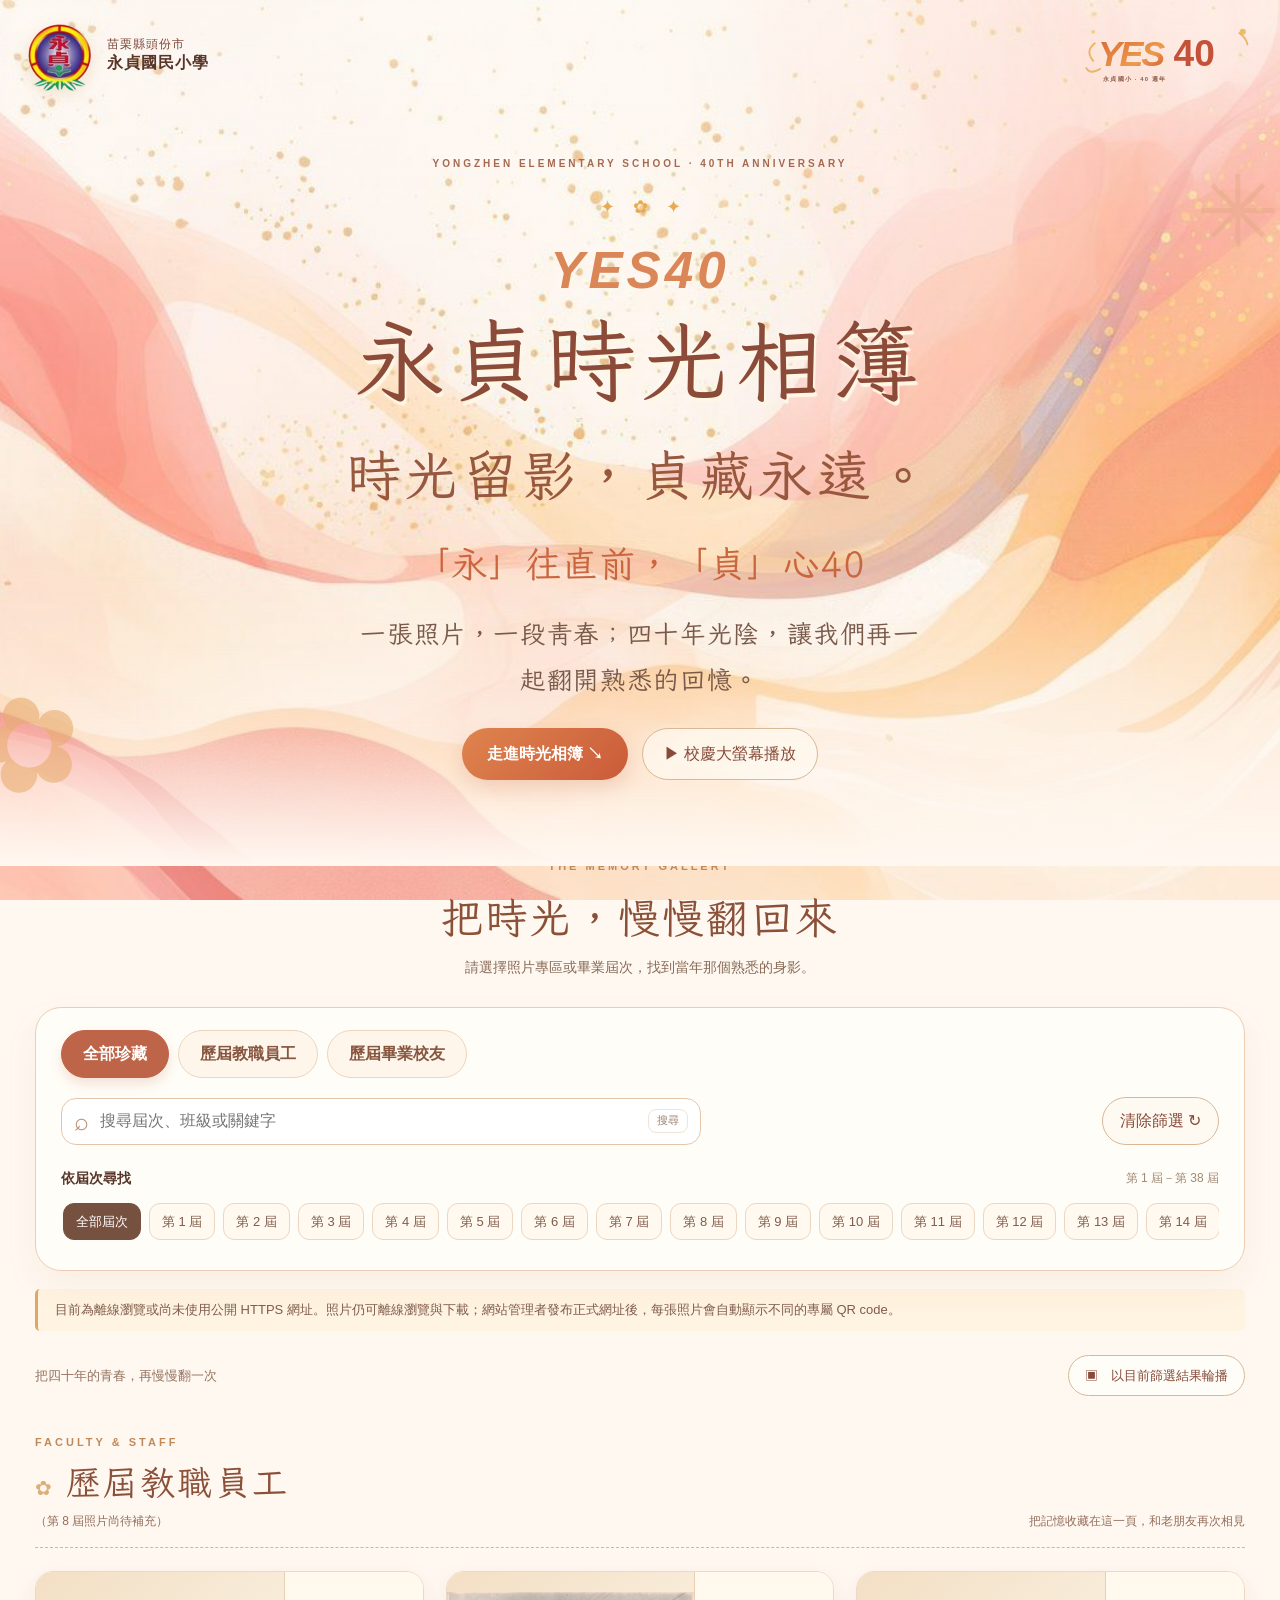
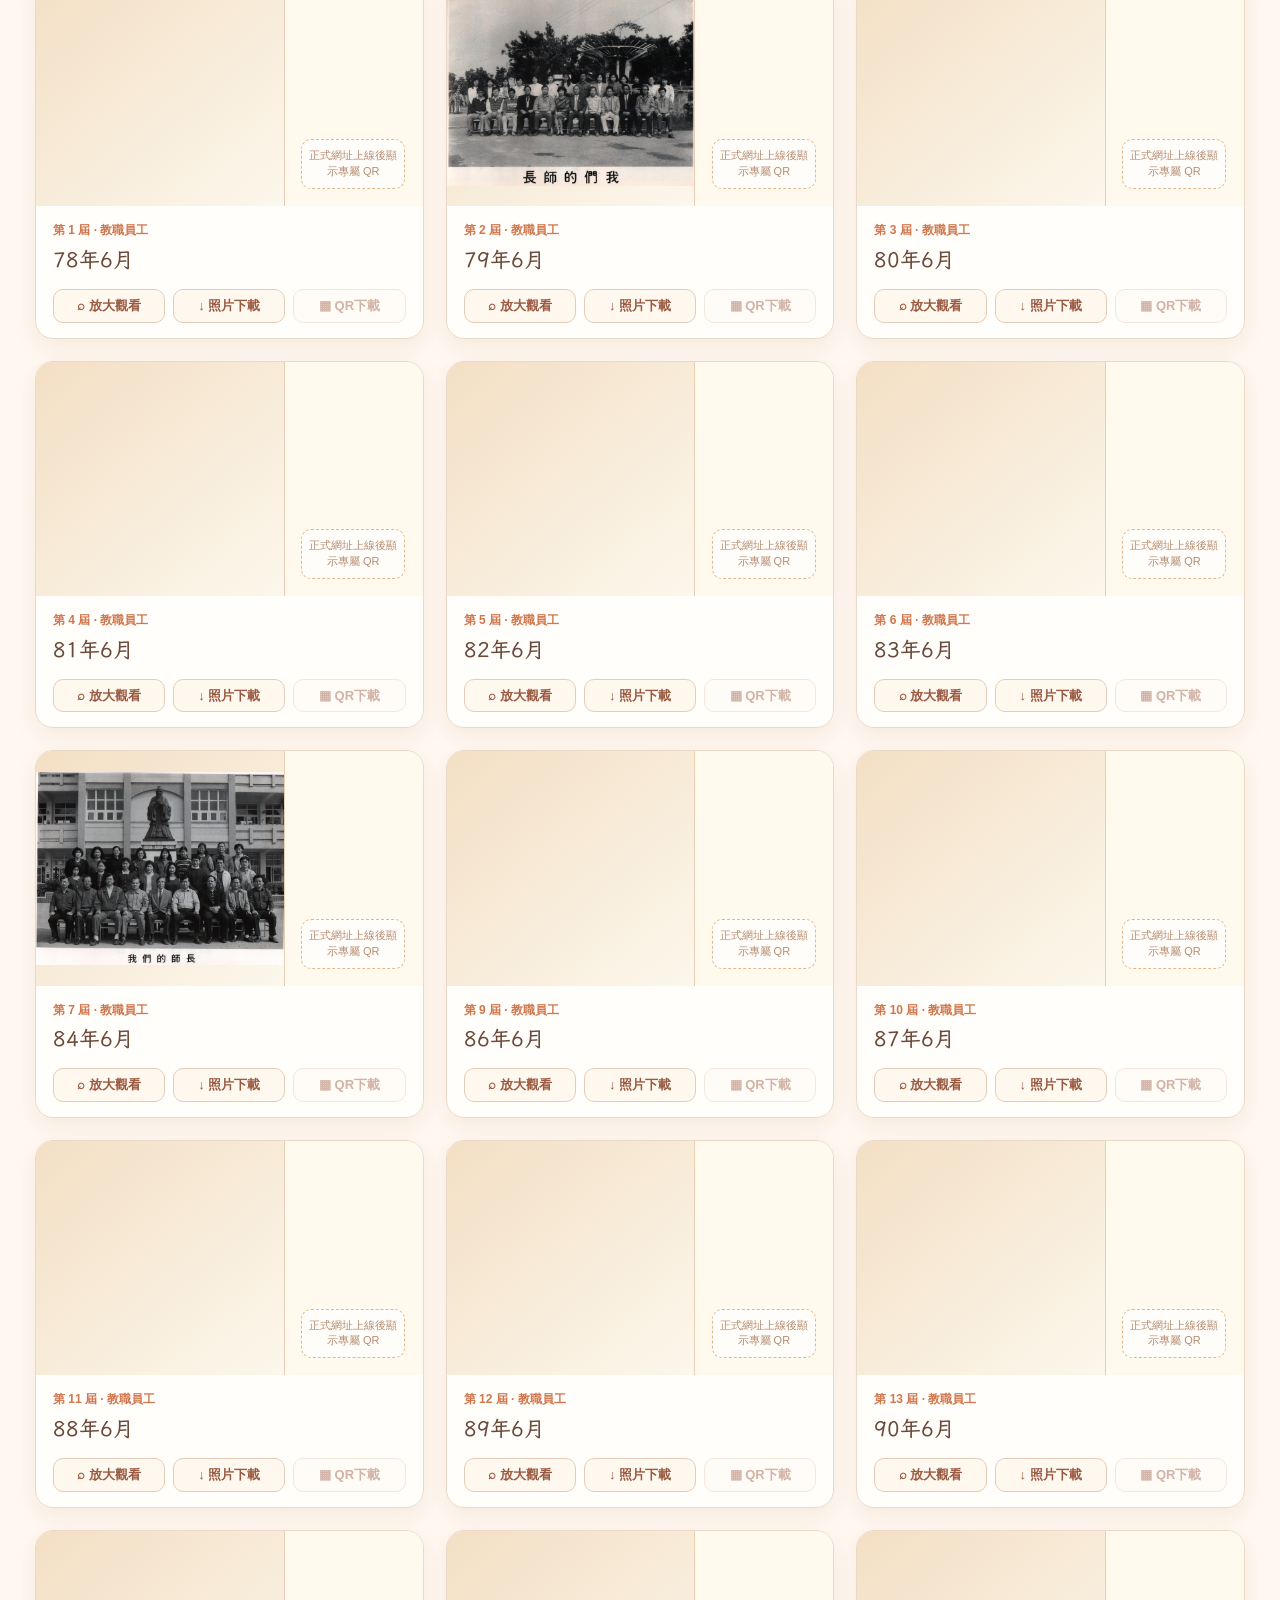
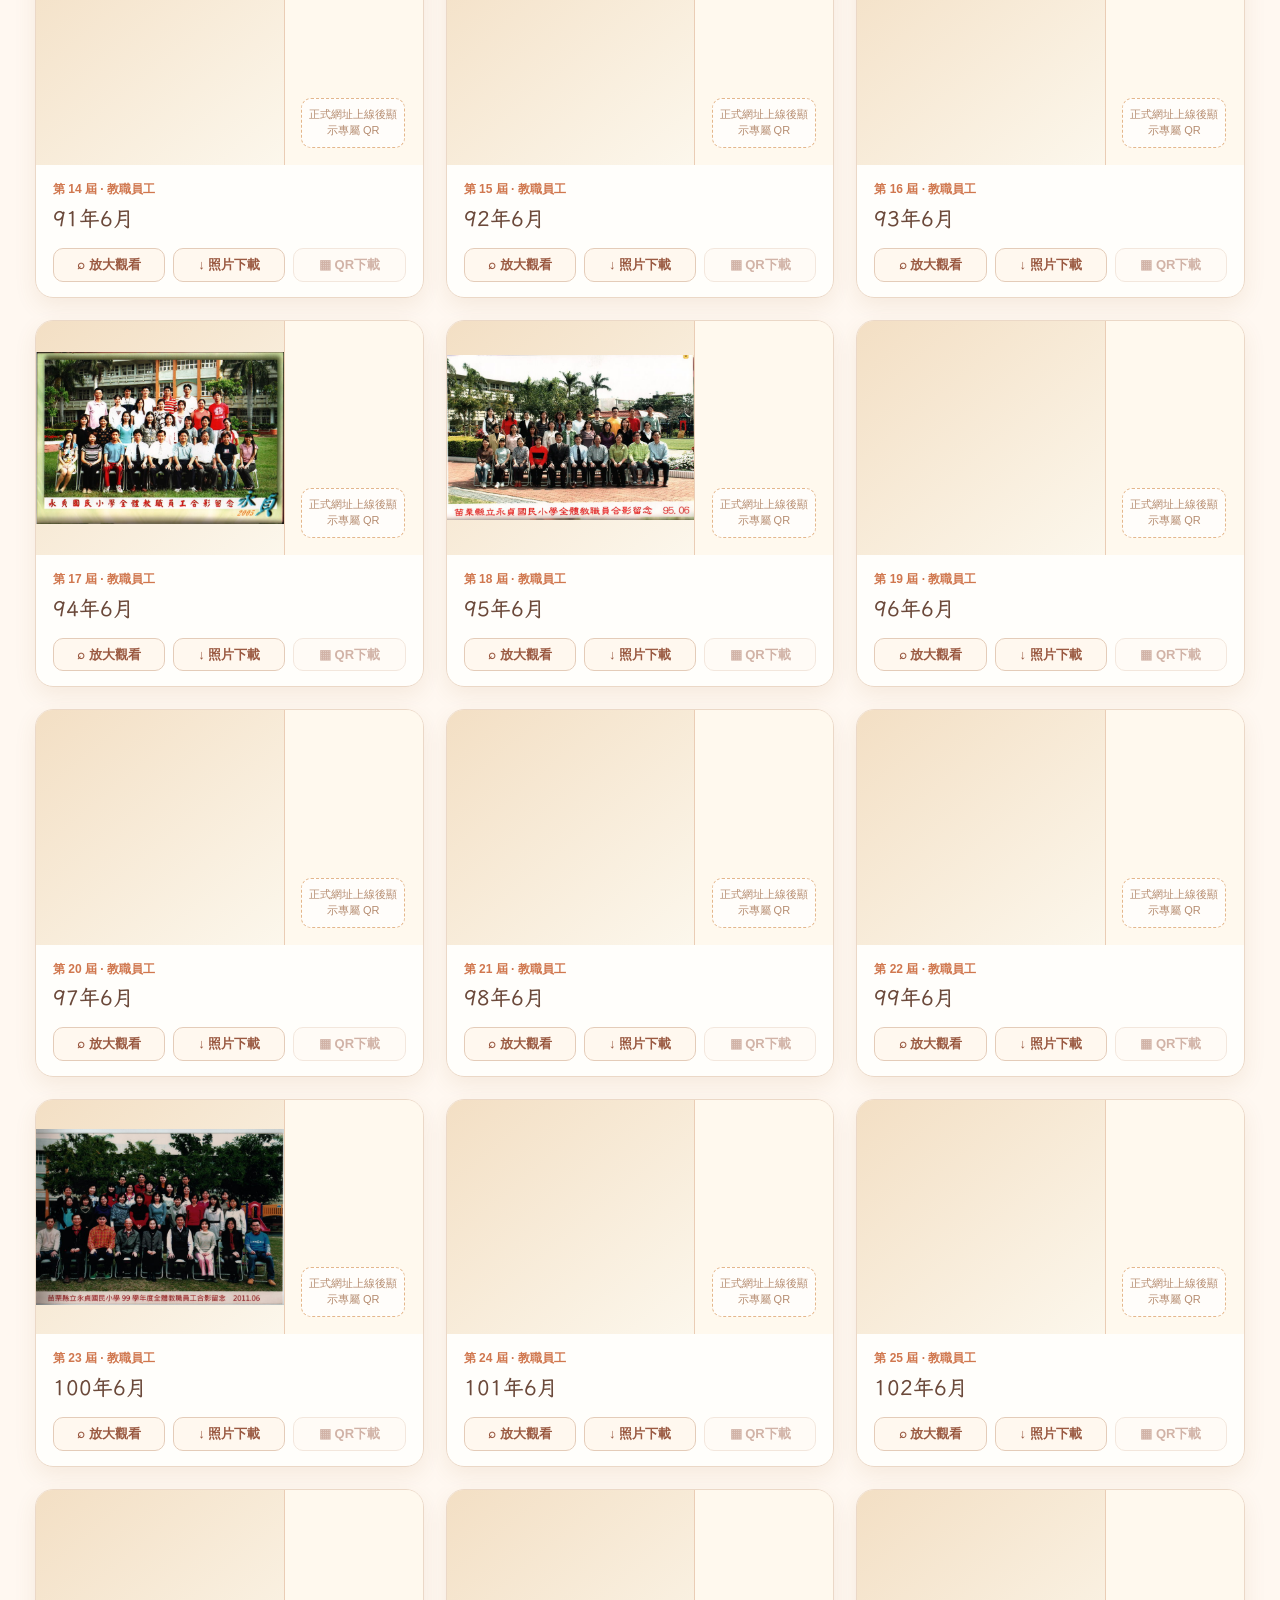
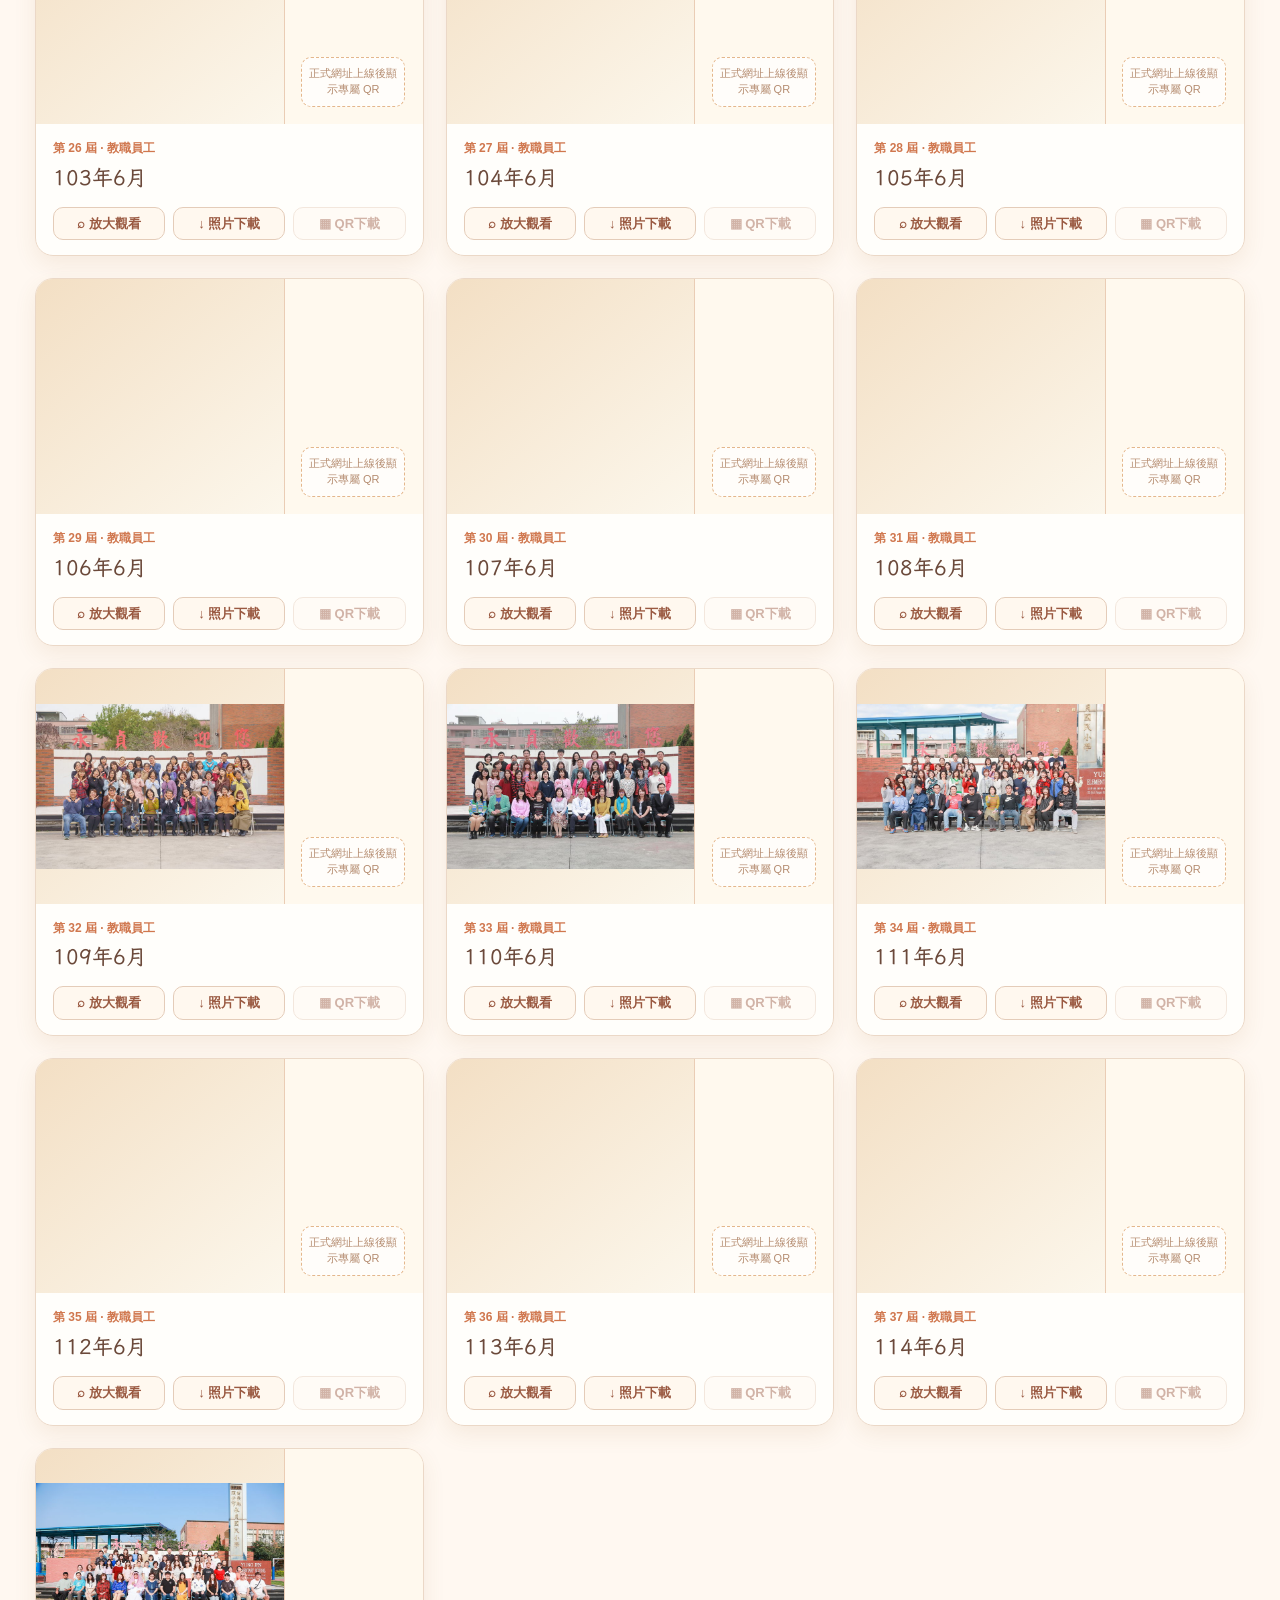
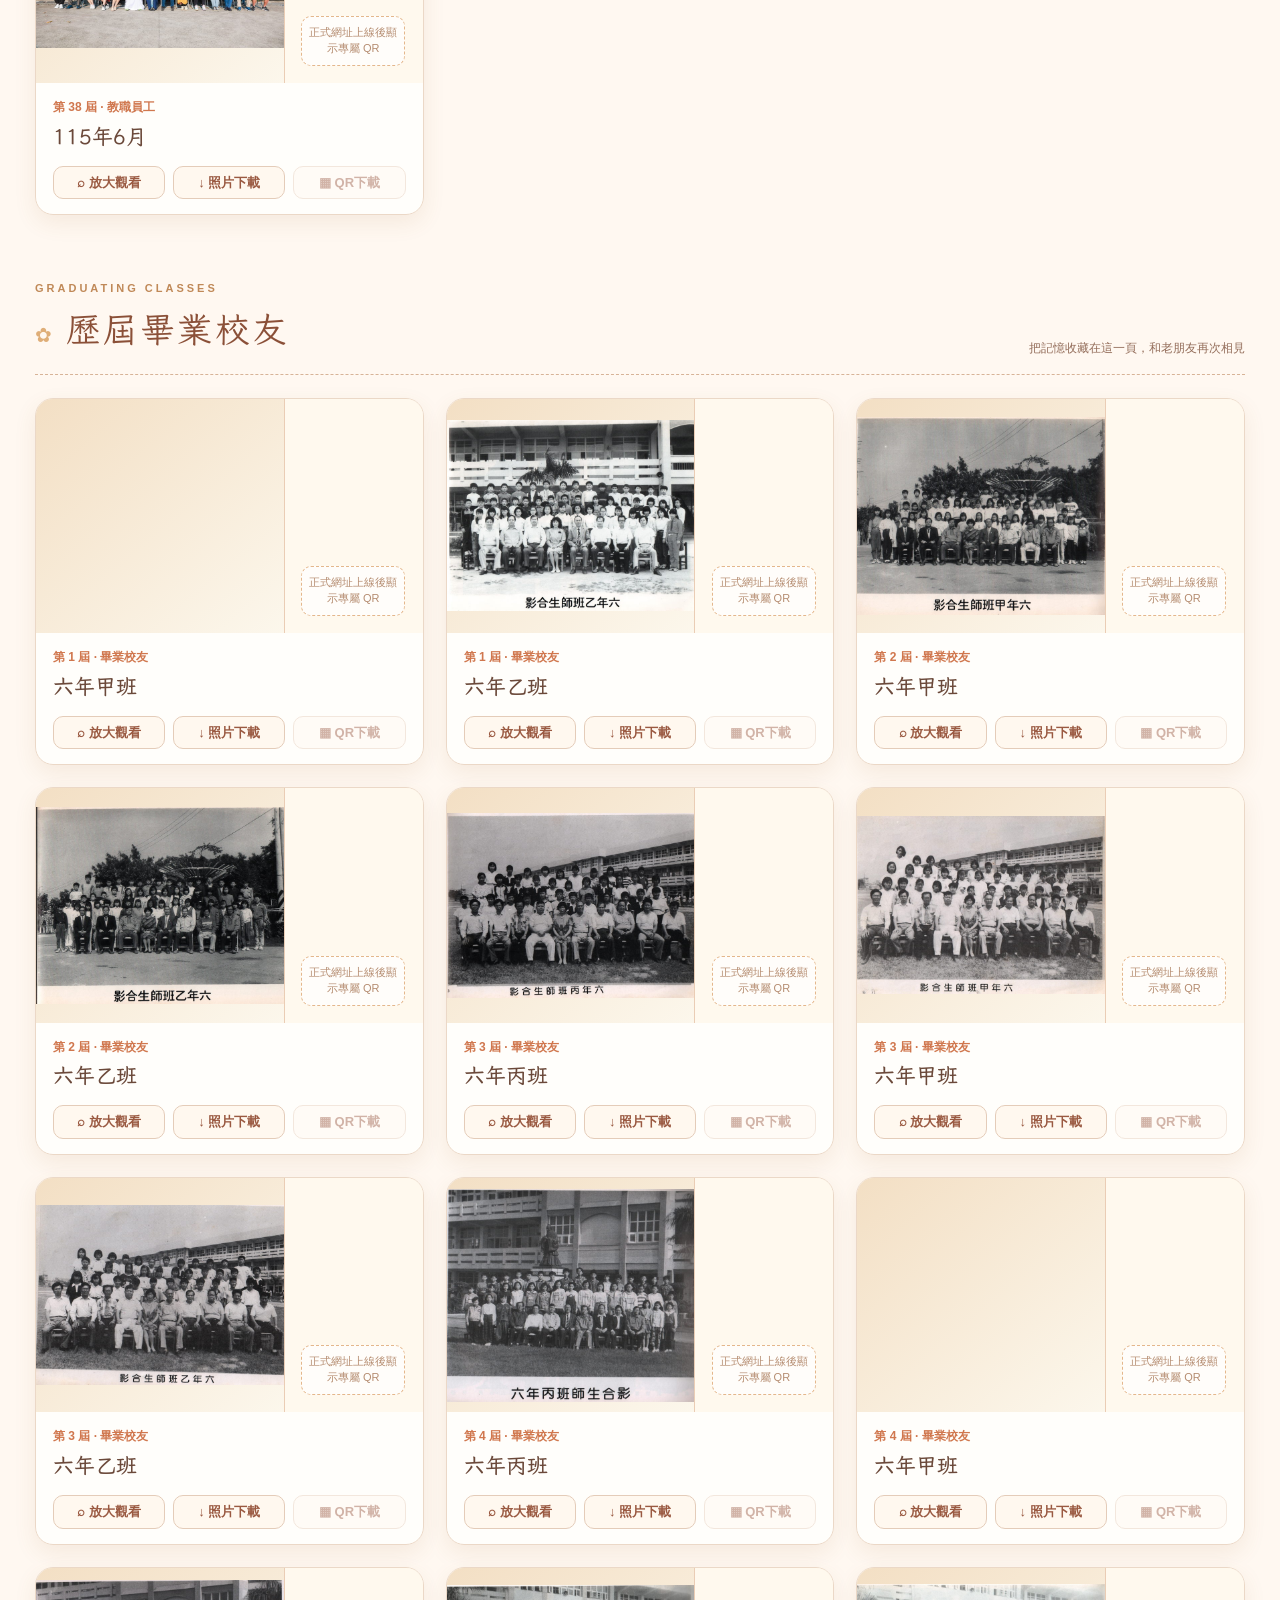
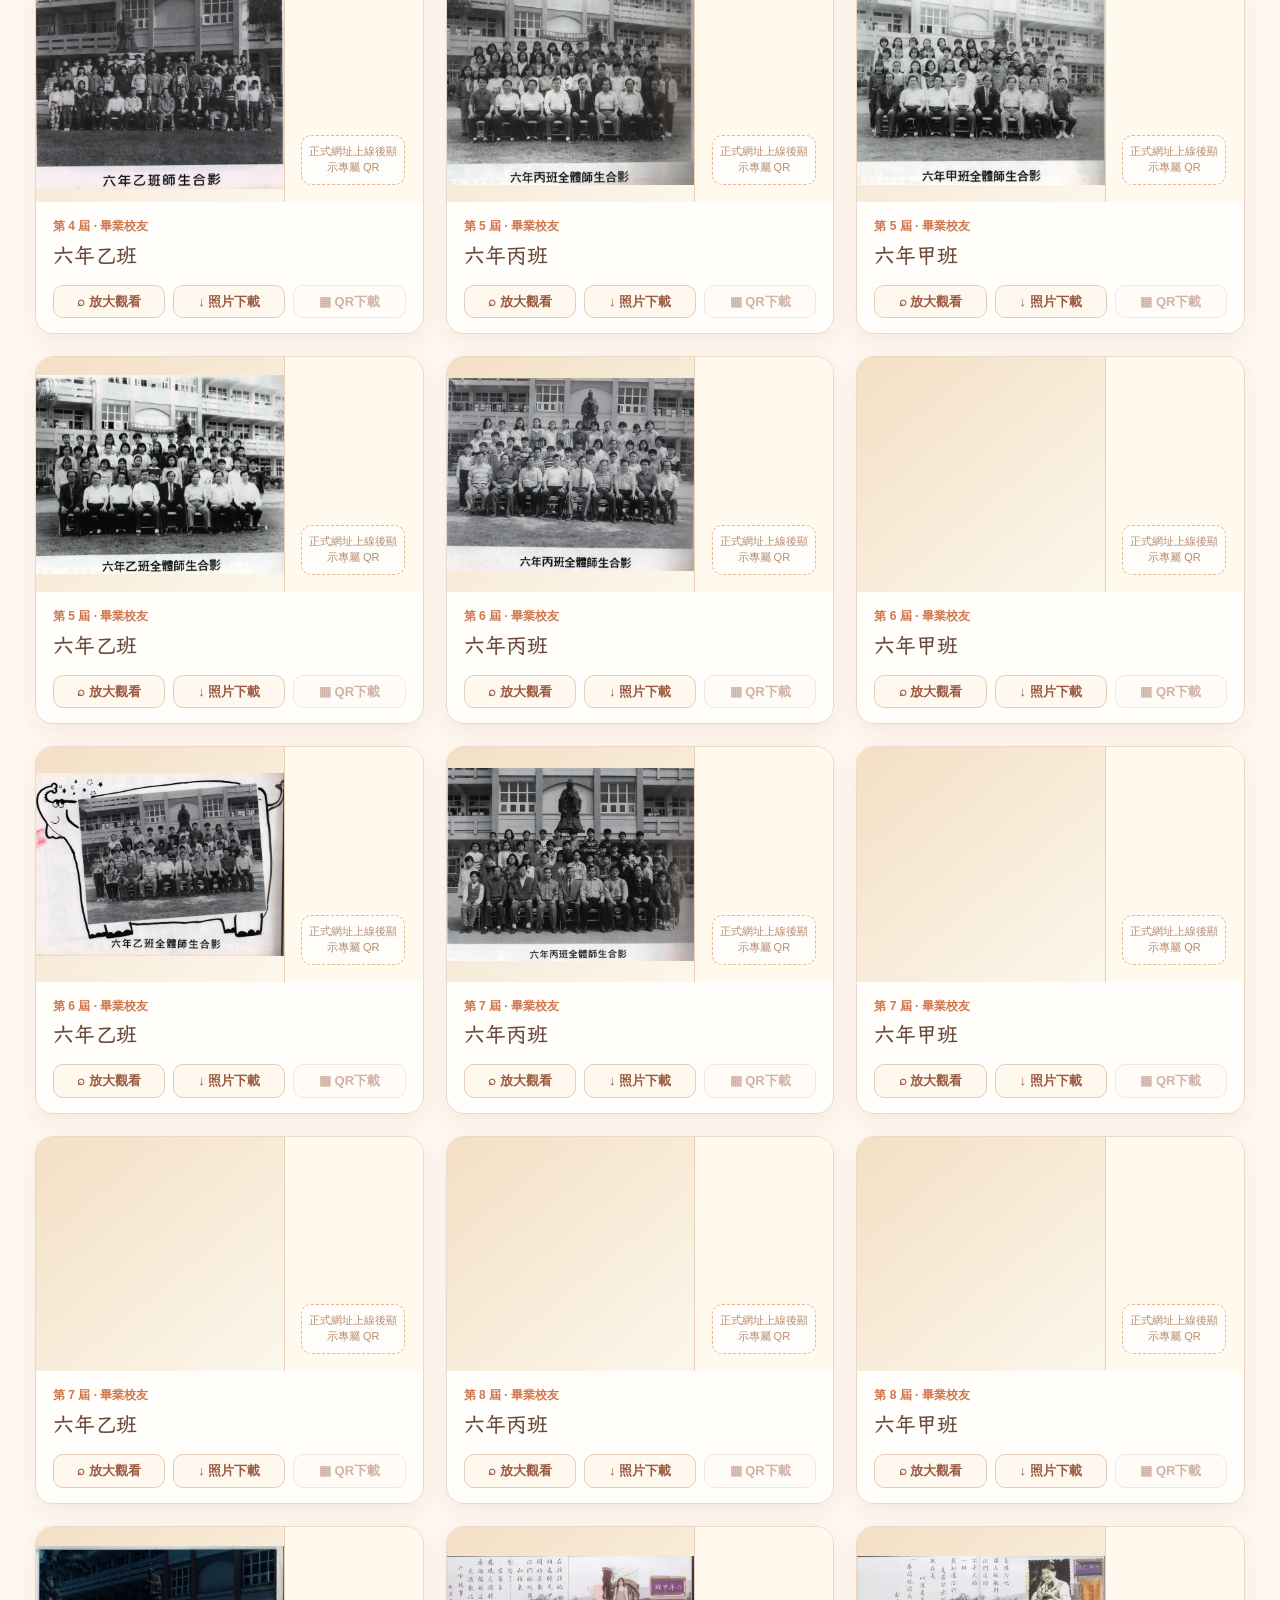
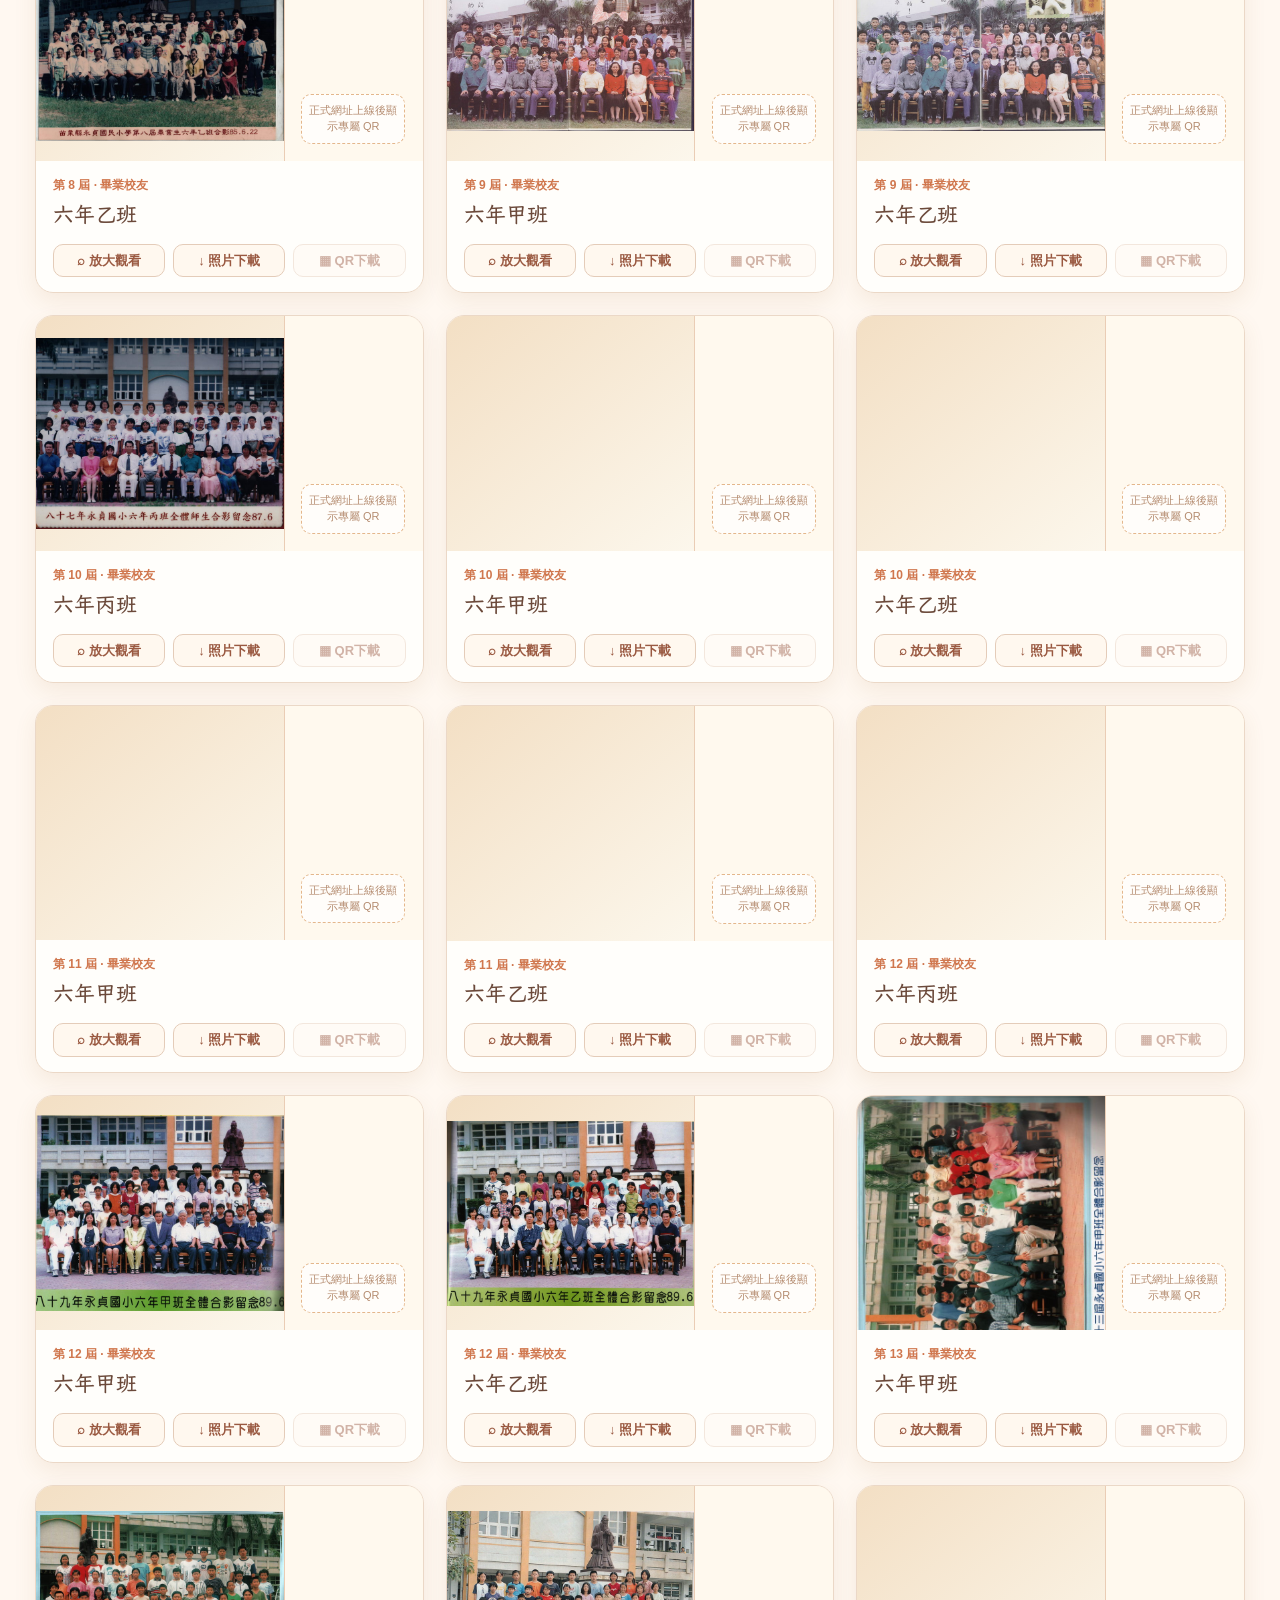
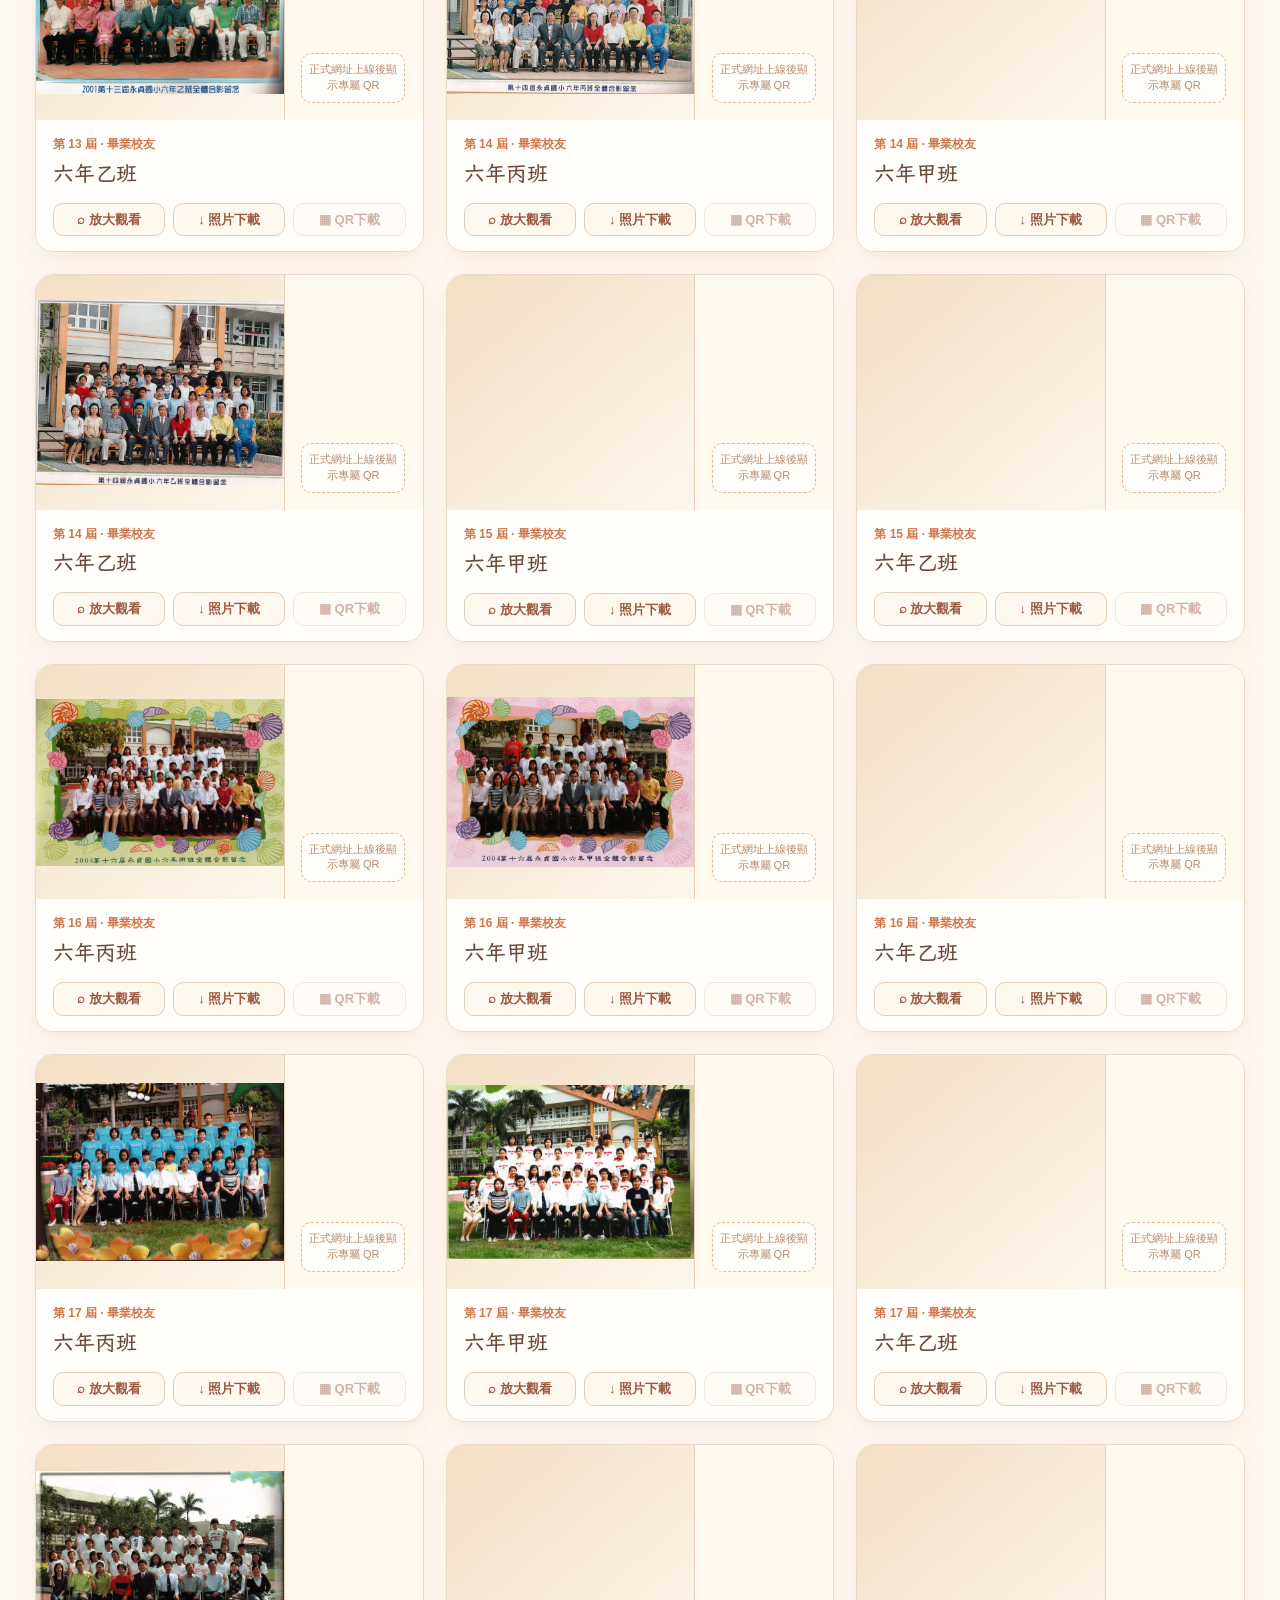
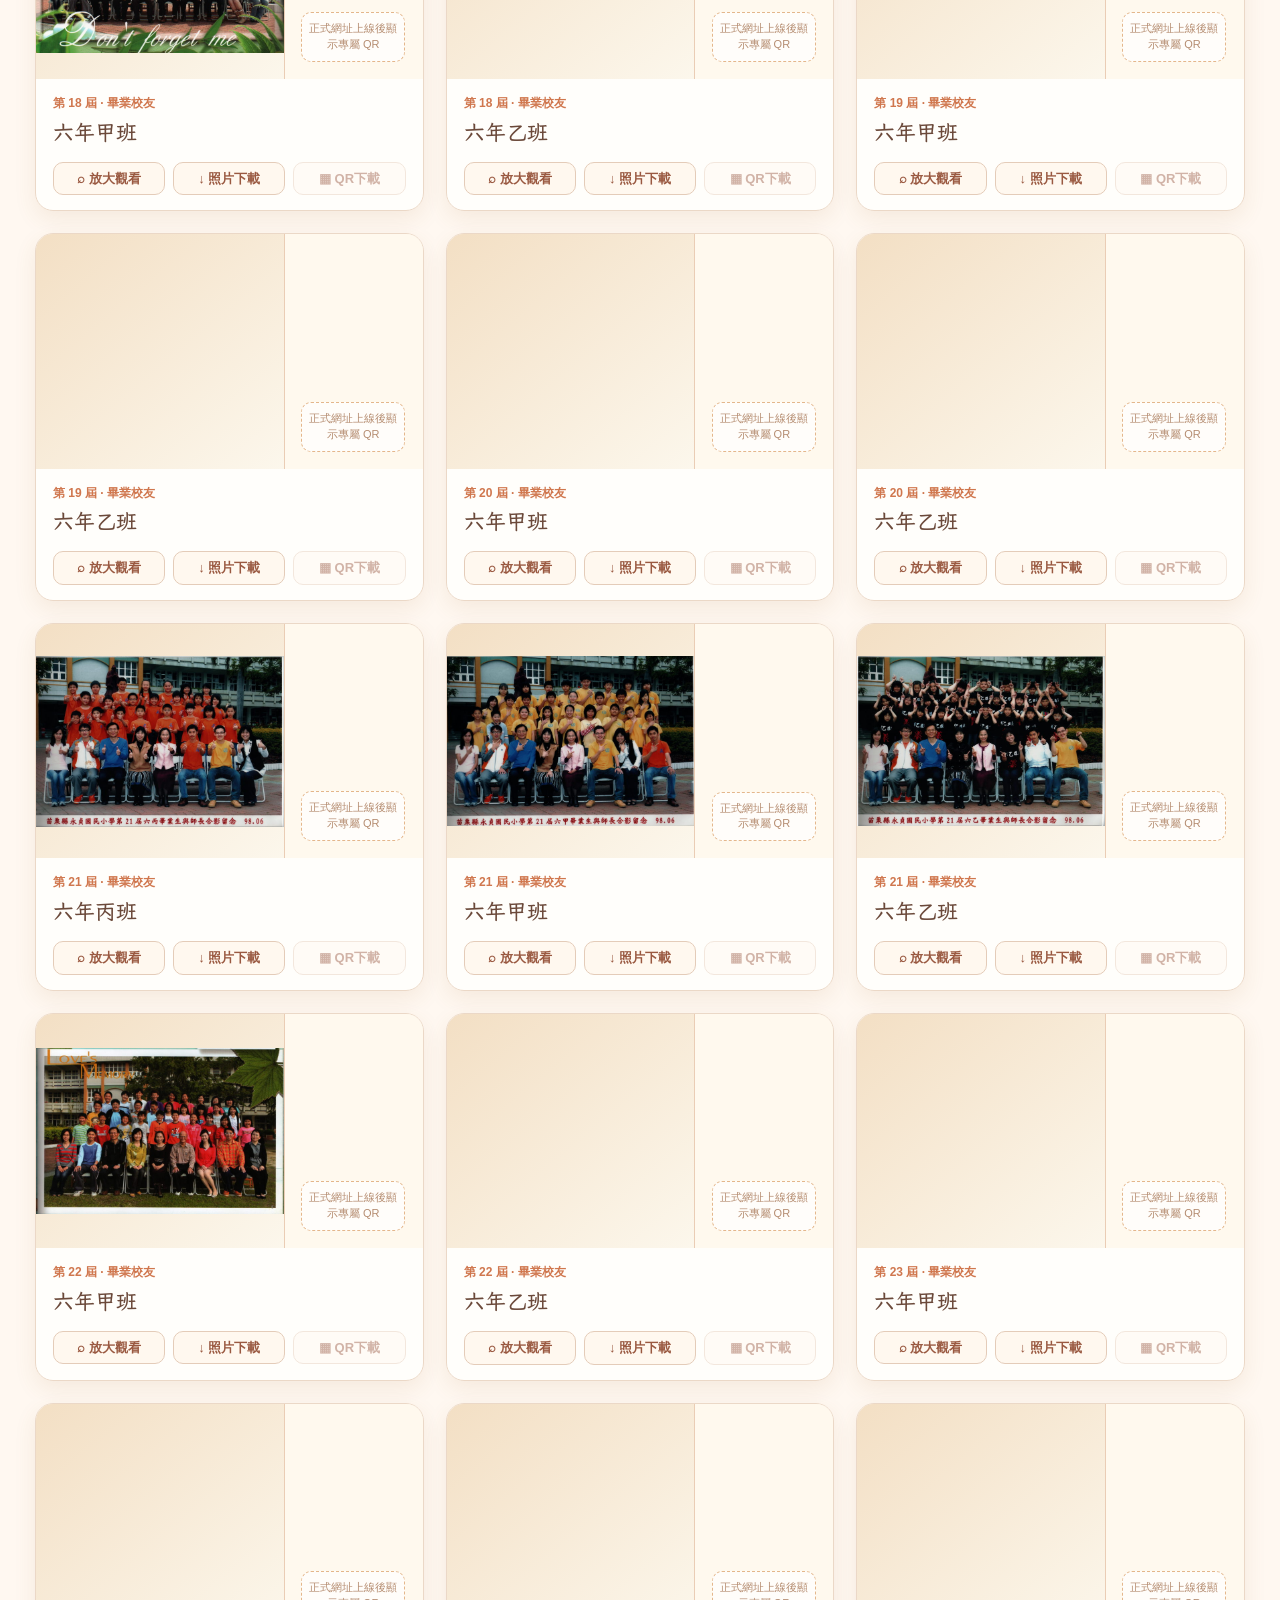
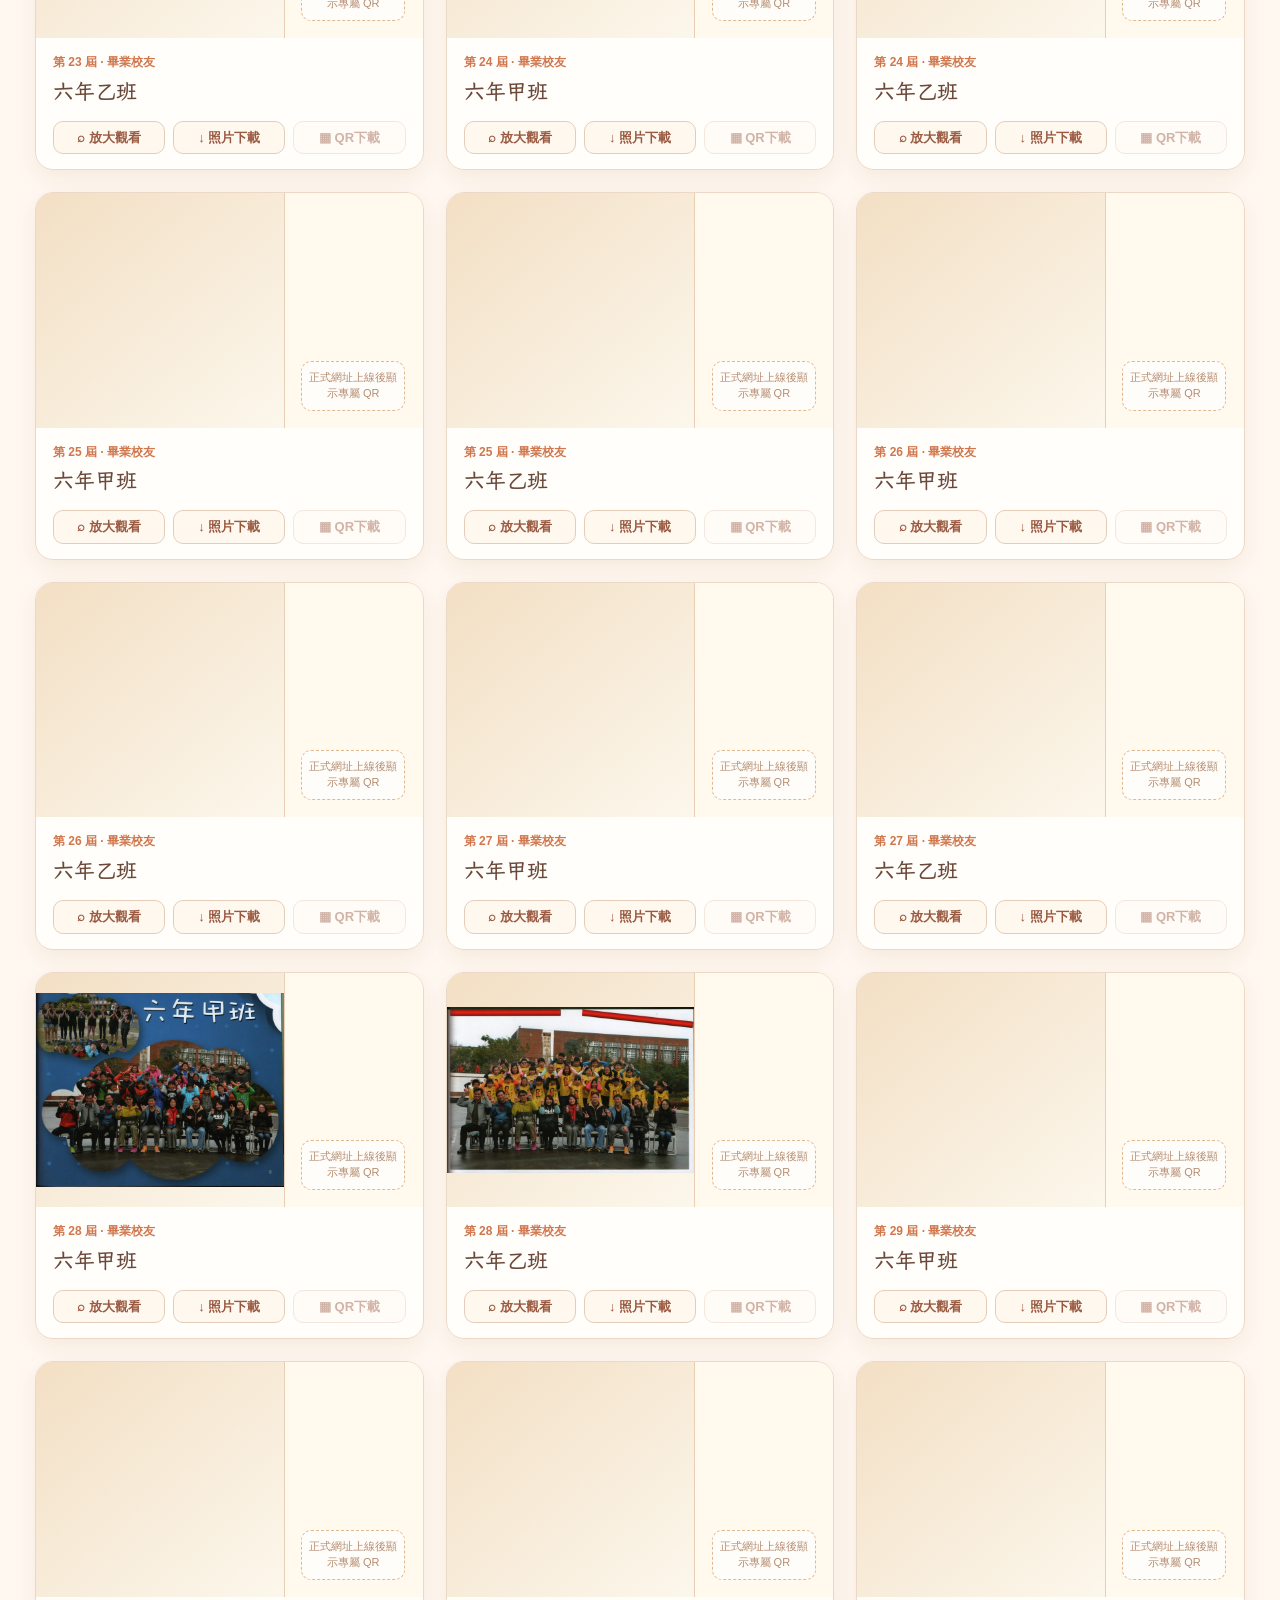
<file: index.html>
<!doctype html>
<html lang="zh-Hant-TW"><head>
<meta charset="utf-8"/><meta content="width=device-width,initial-scale=1" name="viewport"/><meta content="#fbe7cf" name="theme-color"/>
<meta content="YES40 永貞時光相簿，珍藏永貞國小第一至三十八屆教職員工與畢業校友的校園記憶。" name="description"/>
<title>YES40｜永貞時光相簿</title><link href="assets/永貞國小校徽.png" rel="icon"/><link href="assets/style.css" rel="stylesheet"/>
<script defer="" src="config.js"></script><script defer="" src="assets/data.js"></script><script defer="" src="assets/js/qr-offline.js"></script><script defer="" src="assets/app.js"></script>
<link href="https://fonts.googleapis.com" rel="preconnect"/><link crossorigin="anonymous" href="https://fonts.gstatic.com" rel="preconnect"/><link href="https://fonts.googleapis.com/css2?family=LXGW+WenKai+TC:wght@300;400;700&amp;display=swap" rel="stylesheet"/><style id="yes40-v41-font-patch">
/* YES40 v4.1: 指定文字專用字體。原站的 assets/style.css 保持不變。
   霞鶩文楷 TC：Google Fonts；辰宇落雁體 2.0：作者官方公開字體來源。
   本檔案不包含也不重新散佈任何字型檔。 */
@font-face {
  font-family: "YES40 ChenYuLuoYan";
  src: url("https://raw.githubusercontent.com/Chenyu-otf/chenyuluoyan_thin/main/ChenYuluoyan-2.0-Thin.ttf") format("truetype");
  font-style: normal;
  font-weight: 400;
  font-display: swap;
}
:root {
  --yes40-wenkai: "LXGW WenKai TC", "LXGW WenKai", "Kaiti TC", "DFKai-SB", serif;
  --yes40-chenyu: "YES40 ChenYuLuoYan", "LXGW WenKai TC", "DFKai-SB", cursive;
}
/* 大標題原為 PNG 圖片；v4.1 改成真正的文字，才可以指定霞鶩文楷。 */
.hero-inner .hero-title-live {
  display: block;
  max-width: 100%;
  font-family: var(--yes40-wenkai) !important;
  font-style: normal;
  font-size: clamp(2.8rem, 8.3vw, 7.25rem);
  font-weight: 400 !important;
  line-height: 1.35;
  color: #874831;
  letter-spacing: .055em;
  text-align: center;
  overflow-wrap: anywhere;
}
.hero-inner .hero-verse-live {
  display: inline-block;
  max-width: 100%;
  font-family: var(--yes40-wenkai) !important;
  font-size: clamp(1.55rem, 4.25vw, 3.9rem);
  font-weight: 400 !important;
  line-height: 1.5;
  color: #98583d;
  letter-spacing: .09em;
  text-align: center;
}
.section-lead h2 {
  font-family: var(--yes40-wenkai) !important;
  font-weight: 400 !important;
  line-height: 1.5;
  letter-spacing: .055em;
}
.closing .closing-verse-live {
  display: block;
  width: min(100%, 1050px);
  max-width: 100%;
  margin-inline: auto;
  font-family: var(--yes40-wenkai) !important;
  font-size: clamp(2rem, 5.05vw, 4.65rem);
  font-weight: 400 !important;
  line-height: 1.55;
  letter-spacing: .05em;
  text-align: center;
  color: #844a35;
  overflow-wrap: anywhere;
}
/* 兩句校慶標語專用辰宇落雁體，不影響按鈕與一般說明。 */
.hero-inner .hero-sub,
.hero-inner .hero-desc {
  font-family: var(--yes40-chenyu) !important;
  font-style: normal;
  font-weight: 400 !important;
  letter-spacing: .025em;
  line-height: 1.8;
}
.hero-inner .hero-sub { font-size: clamp(1.65rem, 2.85vw, 2.5rem); }
.hero-inner .hero-desc { font-size: clamp(1.35rem, 2vw, 1.8rem); }
/* 網站頁尾：僅標題與使用聲明採用霞鶩文楷。 */
.sitefooter strong,
.sitefooter p {
  font-family: var(--yes40-wenkai) !important;
  font-style: normal;
  font-weight: 400 !important;
  line-height: 1.95;
}
.sitefooter strong { font-size: clamp(1.05rem, 1.5vw, 1.4rem); }
.sitefooter p { font-size: clamp(.92rem, 1.1vw, 1.05rem); }
@media (max-width: 650px) {
  .hero-inner .hero-title-live { font-size: clamp(2.4rem, 10vw, 4.8rem); letter-spacing: .015em; }
  .hero-inner .hero-verse-live { font-size: clamp(1.45rem, 5.2vw, 2.5rem); letter-spacing: .01em; }
  .closing .closing-verse-live { font-size: clamp(1.7rem, 5.6vw, 2.75rem); letter-spacing: .015em; }
  .hero-inner .hero-sub { font-size: clamp(1.45rem, 4.5vw, 1.85rem); }
  .hero-inner .hero-desc { font-size: clamp(1.2rem, 3.9vw, 1.55rem); }
}
</style></head>
<body data-page="home">
<div aria-hidden="true" class="paper-grain"></div>
<header class="masthead">
<div class="topline"><a aria-label="返回永貞時光相簿首頁" class="schoolbrand" href="index.html"><img alt="永貞國小校徽" src="assets/永貞國小校徽.png"/><span>苗栗縣頭份市<br/><b>永貞國民小學</b></span></a><div class="topactions"><img alt="YES40 校慶紀念字樣" class="yes-logo" src="assets/YES40紀念字樣.svg"/></div></div>
<div class="hero-inner"><span class="mini-label">YONGZHEN ELEMENTARY SCHOOL · 40TH ANNIVERSARY</span><div aria-hidden="true" class="ornament">✦　✿　✦</div><h1><span class="headline-prefix">YES40</span><span class="hero-title-live">永貞時光相簿</span></h1><p class="hero-verse"><span class="hero-verse-live">時光留影，貞藏永遠。</span></p><p class="hero-sub">「永」往直前，「貞」心40</p><p class="hero-desc">一張照片，一段青春；四十年光陰，讓我們再一起翻開熟悉的回憶。</p><div class="hero-actions"><a class="primarybtn" href="#albums">走進時光相簿 <span aria-hidden="true">↘</span></a><button class="ghostbtn" id="slideStartTop" type="button">▶ 校慶大螢幕播放</button></div></div>
<div aria-hidden="true" class="hero-flower flower-left">✿</div><div aria-hidden="true" class="hero-flower flower-right">✳</div>
</header>
<main class="shell" id="albums">
<div class="section-lead"><span class="caption-en">THE MEMORY GALLERY</span><h2>把時光，慢慢翻回來</h2><p>請選擇照片專區或畢業屆次，找到當年那個熟悉的身影。</p></div>
<section aria-label="相簿搜尋與篩選" class="collection-control"><div aria-label="照片專區" class="zone-tabs" role="group"><button class="zone-tab active" data-zone="all" type="button">全部珍藏</button><button class="zone-tab" data-zone="staff" type="button">歷屆教職員工</button><button class="zone-tab" data-zone="graduate" type="button">歷屆畢業校友</button></div>
<div class="filter-tools"><label class="searchbar"><span aria-hidden="true">⌕</span><input aria-label="搜尋屆次、班級或關鍵字" id="searchInput" placeholder="搜尋屆次、班級或關鍵字" type="search"/><kbd>搜尋</kbd></label><button class="resetbtn" id="resetBtn" type="button">清除篩選 ↻</button></div>
<div class="cohort-heading"><strong>依屆次尋找</strong><span>第 1 屆－第 38 屆</span></div><div aria-label="依屆次篩選" class="cohort-scroller" id="cohortFilter" role="group"></div>
</section>
<div class="qr-alert" id="qrAlert" role="status"></div>
<div class="gallery-meta"><div id="resultLabel"></div><button class="slide-entry" id="slideStartGallery" type="button">▣　以目前篩選結果輪播</button></div>
<div aria-live="polite" id="galleryRoot"></div>
<div class="closing"><div aria-hidden="true" class="closing-scribble">✿　⋆　✼</div><p class="closing-verse closing-verse-live">翻開舊時光，遇見永貞的我們。</p><p>讓一張張熟悉的笑容，陪我們重溫四十年的美好。</p></div>
</main>
<footer class="sitefooter"><img alt="永貞國小校徽" src="assets/永貞國小校徽.png"/><div><strong>YES40 · 永貞時光相簿</strong><p>本相簿蒐整歷屆影像，供校史典藏、校友追憶及非營利紀念交流使用。影像涉及肖像權、個人資料或著作權事項，如需補充來源、反映、更正或申請下架，請洽永貞國民小學（037-623290）；校方接獲反映後將依實際情況查核處理。本網站不表示已取得所有影像當事人之授權。</p></div><span class="footer-40">YES 40</span></footer>
<div id="modalRoot"></div>
</body></html>
</file>
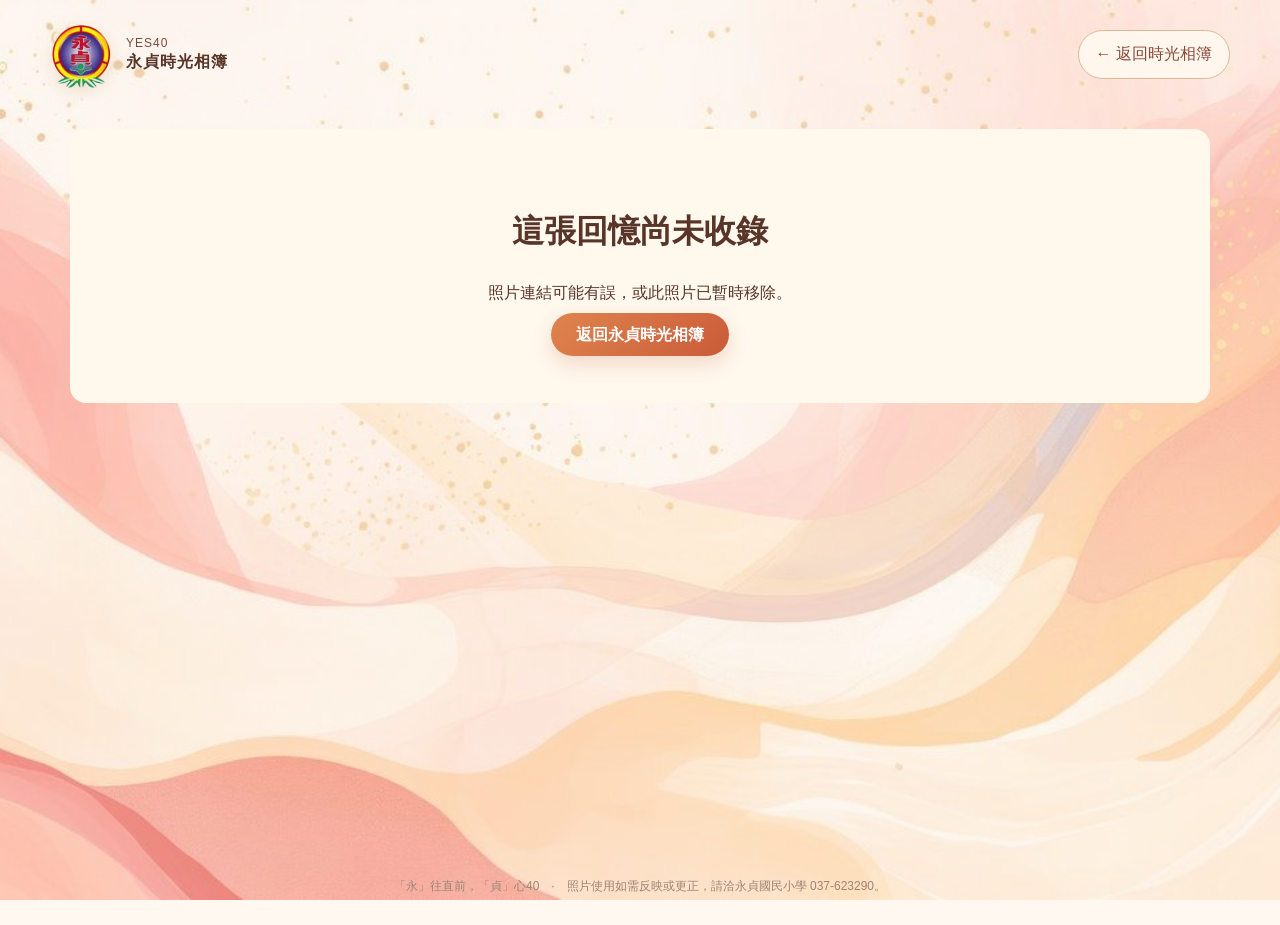
<file: photo.html>
<!doctype html>
<html lang="zh-Hant-TW"><head><meta charset="utf-8"><meta name="viewport" content="width=device-width,initial-scale=1"><meta name="theme-color" content="#fbe7cf"><title>照片回憶｜YES40 永貞時光相簿</title><link rel="icon" href="assets/永貞國小校徽.png"><link rel="stylesheet" href="assets/style.css"><script defer src="config.js"></script><script defer src="assets/data.js"></script><script defer src="assets/js/qr-offline.js"></script><script defer src="assets/app.js"></script></head>
<body data-page="photo"><header class="detail-header"><a class="schoolbrand" href="index.html"><img src="assets/永貞國小校徽.png" alt="永貞國小校徽"><span>YES40<br><b>永貞時光相簿</b></span></a><a class="back-link" href="index.html">← 返回時光相簿</a></header><main id="photoRoot" class="detail-main" aria-live="polite"></main><footer class="detail-footer">「永」往直前，「貞」心40　·　照片使用如需反映或更正，請洽永貞國民小學 037-623290。</footer></body></html>
</file>
<file: assets/style.css>
:root{--orange:#ca663f;--copper:#9a4434;--dark:#583528;--brown:#8c5f4e;--soft:#fffaf4;--cream:#fff4e3;--edge:#efd8bd;--peach:#ffe8d7;--green:#567c63;--hand:'ChenYuluoyan','辰宇落雁體','AR PL KaitiM Big5','BiauKai','DFKai-SB','KaiTi','STKaiti','Kaiti TC','LXGW WenKai TC',serif;--font:'Noto Sans TC','Microsoft JhengHei','PingFang TC',sans-serif}
*{box-sizing:border-box}html{scroll-behavior:smooth}body{margin:0;background:#fff8f1;color:var(--dark);font-family:var(--font);font-size:16px;line-height:1.65}button,input,select{font:inherit}button{cursor:pointer}button:focus-visible,a:focus-visible,input:focus-visible{outline:3px solid #558eaa;outline-offset:3px}a{color:inherit;text-decoration:none}img{max-width:100%}body::before{content:'';position:fixed;inset:0;background:url('BG.jpg') center top/cover no-repeat;z-index:-2;opacity:.52;pointer-events:none}.paper-grain{position:absolute;inset:0;height:630px;z-index:-1;pointer-events:none;background-image:radial-gradient(#d7a75e 1px,transparent 1px);background-size:49px 51px;opacity:.16}
.masthead{background:linear-gradient(180deg,rgba(255,252,246,.52),rgba(255,244,226,.12) 65%,#fff8f1 100%),url('BG.jpg') center/cover no-repeat;min-height:620px;position:relative;overflow:hidden}.topline{width:min(1240px,calc(100% - 52px));margin:auto;padding:19px 0;display:flex;justify-content:space-between;align-items:center;gap:14px}.schoolbrand{display:flex;align-items:center;gap:11px;line-height:1.3;font-size:12px;color:#7d483c;letter-spacing:1px}.schoolbrand img{width:70px;height:73px;object-fit:contain;filter:drop-shadow(0 5px 8px #cf995a44)}.schoolbrand b{font-size:16px;color:var(--dark)}.topactions{display:flex;align-items:center;gap:18px}.yes-logo{width:170px;height:67px;object-fit:contain}.topbtn,.resetbtn,.ghostbtn,.slide-entry,.back-link,.secondarybtn{border:1px solid #d9b797;color:#884a39;background:#fff9f0d9;border-radius:999px;padding:10px 17px;transition:.2s}.topbtn:hover,.resetbtn:hover,.ghostbtn:hover,.slide-entry:hover,.secondarybtn:hover{background:#ffe2c6}.hero-inner{max-width:860px;margin:26px auto 55px;padding:18px 24px 60px;text-align:center}.mini-label{font-size:10px;letter-spacing:3px;color:#a56952;font-weight:800}.ornament{font-size:18px;color:#e8ab53;margin:18px}.hero-inner h1{margin:0;display:flex;flex-direction:column;align-items:center;line-height:1.16}.headline-prefix{font-family:Arial Rounded MT Bold,Arial,sans-serif;font-size:clamp(30px,4vw,52px);font-weight:900;font-style:italic;color:#da8657;letter-spacing:4px;text-shadow:2px 2px 0 #fff7ed}.hero-inner h1 span:last-child{font-family:var(--hand);font-size:clamp(52px,7vw,96px);font-weight:800;letter-spacing:5px;color:#8b4b38;text-shadow:2px 4px 1px #fff7e5}.hero-sub{font-family:var(--hand);font-size:clamp(22px,3vw,34px);font-weight:800;color:var(--orange);letter-spacing:3px;margin:12px 0}.hero-desc{font-size:15px;color:#795a4a;margin:24px 0 28px}.hero-actions{display:flex;justify-content:center;flex-wrap:wrap;gap:14px}.primarybtn{border-radius:999px;padding:13px 25px;background:linear-gradient(135deg,#df844e,#ca5b39);color:white;font-weight:800;box-shadow:0 8px 20px #bd613a33}.primarybtn:hover{transform:translateY(-2px)}.ghostbtn{background:#fffbf2a8;padding:12px 21px}.hero-flower{position:absolute;color:#e8ab6e99;font-size:130px;pointer-events:none}.flower-left{left:-25px;bottom:15px;transform:rotate(-16deg)}.flower-right{right:0;top:130px;color:#e3a88877;font-size:100px}
.shell{width:min(1210px,calc(100% - 46px));margin:-14px auto 70px}.section-lead{text-align:center;margin-bottom:28px}.caption-en{letter-spacing:3px;color:#c08958;font-weight:800;font-size:11px}.section-lead h2,.group-head h3,.closing strong{font-family:var(--hand);font-size:clamp(28px,4vw,42px);font-weight:800;color:#8b5038;margin:7px 0}.section-lead p{font-size:14px;color:#876a56;margin:5px}.collection-control{background:#fffdf8ed;border:1px solid #ecccb3;border-radius:26px;padding:22px 25px 23px;box-shadow:0 15px 34px #a86b3b12;backdrop-filter:blur(6px)}.zone-tabs{display:flex;gap:9px;flex-wrap:wrap}.zone-tab{background:#fff6eb;border:1px solid #edd5bc;color:#875640;border-radius:25px;font-weight:700;padding:10px 21px}.zone-tab.active{color:white;background:#bd6449;border-color:#bd6449;box-shadow:0 6px 12px #bc62452e}.filter-tools{display:flex;gap:16px;margin-top:19px;align-items:center;justify-content:space-between;flex-wrap:wrap}.searchbar{display:flex;flex:1;min-width:240px;max-width:640px;background:#fff;border:1px solid #e5c5a9;border-radius:15px;align-items:center;padding:0 12px;gap:9px;color:#bc8c6b}.searchbar span{font-size:25px}.searchbar input{width:100%;background:transparent;border:0;outline:0;height:45px;color:var(--dark)}kbd{font-size:11px;white-space:nowrap;color:#9c816f;border:1px solid #f0e4d9;padding:2px 8px;border-radius:8px}.cohort-heading{display:flex;justify-content:space-between;gap:12px;align-items:center;margin-top:22px;font-size:14px}.cohort-heading span{color:#a28b76;font-size:12px}.cohort-scroller{display:flex;gap:8px;overflow-x:auto;padding:12px 2px 7px;scrollbar-color:#ddb798 transparent;scrollbar-width:thin}.cohort-chip{flex:none;padding:7px 12px;min-width:53px;border-radius:11px;border:1px solid #ecd6c2;background:#fff9ef;color:#805c4c;font-size:13px}.cohort-chip.active{background:#77513f;color:white;border-color:#77513f}.qr-alert{font-size:13px;line-height:1.5;color:#805c4b;background:#fff3dfdd;border-left:3px solid #deaa61;border-radius:5px;padding:11px 17px;margin:18px 0 4px}.qr-alert:empty{display:none}.qr-alert button{border:0;background:transparent;text-decoration:underline;font-weight:bold;color:#a34a39;padding:0 4px}.gallery-meta{margin:24px 0 8px;display:flex;align-items:center;justify-content:space-between;gap:10px;color:#94735f;font-size:13px}.slide-entry{padding:9px 16px;font-size:13px;background:#fffdf8}.album-group{padding:24px 0 35px}.group-head{display:flex;justify-content:space-between;align-items:end;padding-bottom:15px;border-bottom:1px dashed #d7b397;margin-bottom:23px;gap:15px}.group-head h3{margin:0;font-size:35px}.group-head h3::before{content:'✿';font-family:var(--font);color:#dfae78;font-size:20px;margin-right:12px}.group-head p{margin:0;color:#946e5b;font-size:12px}.gallery-grid{display:grid;grid-template-columns:repeat(3,minmax(0,1fr));gap:22px}.photo-card{min-width:0;background:rgba(255,254,251,.94);border:1px solid #ebd8c7;border-radius:18px;overflow:hidden;box-shadow:0 8px 22px #9b623319;transition:transform .2s,box-shadow .2s}.photo-card:hover{transform:translateY(-4px);box-shadow:0 13px 26px #9b623330}.image-shell{width:100%;display:flex;border:0;text-align:left;padding:0;position:relative;background:#f5e9d9;aspect-ratio:1.65;overflow:hidden;align-items:stretch}.image-shell .photo-wrap{flex:1;display:grid;place-items:center;min-width:0;background:linear-gradient(140deg,#f3dfc4,#fcf7ec)}.image-shell img{width:100%;height:100%;object-fit:contain}.image-shell .qr-rail{flex:0 0 139px;display:flex;justify-content:center;align-items:center;background:#fff9ee;box-shadow:inset 1px 0 0 #eacdb5;position:relative;min-width:0}.qr-sticker{text-align:center;padding:7px 4px;max-width:100%;min-width:0}.qr-sticker canvas{width:min(100%,128px);height:auto;display:block;margin:auto;background:white;border:3px solid white;border-radius:5px}.qr-sticker small{display:block;font-size:10px;color:#916c53;line-height:1.4;margin-top:5px}.qr-pending{background:#fffdfa;border:1px dashed #e4b78c;padding:8px 6px;color:#b58c70;font-size:11px;line-height:1.45;border-radius:10px;text-align:center;max-width:104px}.photo-body{padding:15px 17px}.photo-tag{font-size:12px;font-weight:800;color:#d0774e}.photo-name{font-family:var(--hand);font-size:21px;line-height:1.4;font-weight:750;color:#6b493a;margin:4px 0 14px;min-height:30px}.photo-card-actions{display:flex;gap:8px;align-items:center}.cardbtn{flex:1;border:1px solid #e4ccb9;border-radius:10px;background:#fff8ef;color:#9a5941;padding:8px 5px;font-size:13px;text-align:center;font-weight:bold;line-height:1.2}.cardbtn:hover{background:#fce5d2}.cardbtn:disabled{opacity:.45;cursor:not-allowed}.missing-card{background:#fffaf3;border:1px dashed #dfb79b;border-radius:18px;padding:27px;display:flex;flex-direction:column;justify-content:center;align-items:center;text-align:center;color:#987665;gap:8px;min-height:220px}.missing-card .missing-icon{font-size:35px;color:#d7b18e}.missing-card strong{color:#835944}.empty-gallery{text-align:center;padding:50px;background:#fff9f0;border:1px dashed #d9b79d;border-radius:20px;color:#906b56}.closing{margin:45px auto 0;max-width:550px;text-align:center;border-top:1px dashed #dfb99e;padding:30px 8px}.closing p{margin:8px;color:#9b775f;font-size:14px}.closing strong{display:block}.closing-scribble{font-size:24px;color:#d9a665;letter-spacing:13px}.sitefooter{background:#fff7eddb;border-top:1px solid #edd7bd;padding:25px max(30px,calc((100vw - 1200px)/2));display:flex;align-items:center;gap:17px}.sitefooter img{width:57px;height:60px;object-fit:contain}.sitefooter>div{flex:1;min-width:0}.sitefooter strong{font-size:13px;color:#875740}.sitefooter p{font-size:11px;color:#977d6a;margin:5px 0 0;line-height:1.7}.footer-40{font-family:Arial,sans-serif;font-style:italic;font-size:28px;font-weight:900;color:#d09a777d;white-space:nowrap}
/* Dialog / full view */
.overlay{position:fixed;inset:0;background:#1c1718c9;z-index:100;display:flex;align-items:center;justify-content:center;padding:20px;backdrop-filter:blur(7px)}.overlay[hidden]{display:none}.dialog-card{width:min(1050px,100%);max-height:96vh;background:#fff9f0;border-radius:18px;border:1px solid #e5c8aa;overflow-y:auto;box-shadow:0 22px 85px #0005}.dialog-top{display:flex;align-items:center;justify-content:space-between;gap:10px;padding:13px 20px;border-bottom:1px solid #ead4bf}.dialog-top h2{font-family:var(--hand);font-size:25px;margin:0}.xbtn{border:0;background:#f3e5d5;border-radius:999px;width:40px;height:40px;font-size:23px;flex:none}.modal-showcase{display:flex;align-items:stretch;background:#f3e4d2;min-height:300px}.modal-img{flex:1;min-width:0;display:grid;place-items:center;max-height:64vh;background:#e9d5bb}.modal-img img{width:100%;height:100%;max-height:64vh;object-fit:contain}.modal-aside{width:190px;flex:none;background:#fff8eb;display:flex;flex-direction:column;justify-content:center;align-items:center;padding:19px 12px;gap:10px}.modal-aside canvas{max-width:100%;height:auto;border:6px solid white}.modal-aside small{font-size:11px;text-align:center;color:#967261}.modal-bottom{display:flex;gap:10px;align-items:center;justify-content:space-between;flex-wrap:wrap;padding:17px 20px}.modal-bottom p{margin:0;font-weight:800;color:#7a4d38}.actionset{display:flex;gap:8px;flex-wrap:wrap}.secondarybtn{font-size:13px;padding:10px 14px}.settings-pane{padding:20px 25px 25px;max-width:600px}.settings-pane p{font-size:14px;color:#765c4c}.settings-pane label{display:block;font-size:13px;margin:17px 0 6px;font-weight:bold}.settings-pane input{border:1px solid #dec2a6;border-radius:11px;padding:12px;width:100%;background:white;color:#4d3328}.settings-pane .error-text{font-size:12px;color:#b33c34;min-height:24px}.settings-pane .primarybtn{border:0}.status-ok{color:#32734b;font-weight:700}.status-bad{color:#a85c3f}
/* slideshow 16:9 */
.slideshow{background:#211b1c;padding:12px;display:flex;flex-direction:column;align-items:stretch;justify-content:center;width:100%;height:100%;color:#fff7ed}.slideshow[hidden]{display:none}.slide-header{display:flex;justify-content:space-between;gap:12px;align-items:center;flex-wrap:wrap;padding:1px 8px 9px}.slide-header strong{font-family:var(--hand);font-size:21px}.slide-header small{font-size:12px;opacity:.7}.slide-controls{display:flex;align-items:center;gap:7px;flex-wrap:wrap}.slide-controls button,.slide-controls select{color:#fff7ed;background:#60433a;border:1px solid #b68a72;border-radius:8px;padding:6px 10px;font-size:13px}.slide-controls select option{color:black}.slide-canvas{height:auto;max-height:calc(100vh - 110px);aspect-ratio:16/9;width:min(calc((100vh - 110px)*16/9),100%);align-self:center;background:linear-gradient(#fff7edbb,#fff0eab8),url('BG.jpg') center/cover;display:grid;grid-template-columns:minmax(0,1fr) clamp(144px,19%,260px);border-radius:9px;overflow:hidden;box-shadow:0 0 0 1px #d4a579}.slide-visual{display:flex;align-items:center;justify-content:center;overflow:hidden;padding:20px 4px 20px 22px}.slide-visual img{width:100%;height:100%;object-fit:contain;box-shadow:0 4px 14px #71533330}.slide-sidebar{background:linear-gradient(160deg,#fffaf6ef,#f6ddc3ed);color:#714533;display:flex;flex-direction:column;justify-content:space-between;align-items:center;text-align:center;gap:12px;padding:clamp(8px,2.5vw,28px) 10px}.slide-sidebar img{width:clamp(50px,8vw,104px);height:auto;max-height:92px;object-fit:contain}.slide-info{min-height:50px}.slide-info strong{font-family:var(--hand);font-size:clamp(14px,2.3vw,31px);line-height:1.3;display:block}.slide-info span{font-size:clamp(11px,1.2vw,16px);display:block;margin-top:5px}.slide-qr canvas{width:min(100%,174px);max-height:174px;height:auto;background:white;border:7px solid white;border-radius:8px}.slide-qr small{display:block;color:#866047;font-size:clamp(9px,1vw,12px)}.slide-watermark{font-weight:900;font-size:clamp(11px,1.4vw,20px);font-style:italic;color:#c36e43}.slideshow:fullscreen{padding:14px;align-items:stretch;justify-content:center}.slideshow:fullscreen .slide-canvas{max-height:calc(100vh - 80px);width:min(calc((100vh - 80px)*16/9),100%)}.slideshow:fullscreen .slide-qr canvas{width:min(100%,210px);max-height:210px}
/* single photo page */
.detail-header{margin:auto;max-width:1240px;padding:20px 30px;display:flex;align-items:center;justify-content:space-between;gap:10px}.detail-header .schoolbrand img{width:65px;height:69px}.detail-main{width:min(1140px,calc(100% - 36px));min-height:calc(100vh - 250px);margin:20px auto 70px}.detail-meta{text-align:center;margin:10px 0 25px}.detail-meta .eyebrow{font-size:12px;letter-spacing:3px;color:#b77f57}.detail-meta h1{font-family:var(--hand);font-size:clamp(30px,5vw,52px);margin:10px 0;color:#85513c}.detail-meta p{color:#846854;margin:0}.detail-photo-frame{background:#fff9f0;padding:15px;border:1px solid #edd2b8;border-radius:19px;box-shadow:0 15px 39px #99552521}.detail-photo-wrap{display:flex;background:linear-gradient(130deg,#ffeada,#fcebd4);border-radius:12px;min-height:280px}.detail-image{flex:1;min-width:0;display:flex;align-items:center;justify-content:center;max-height:75vh}.detail-image img{max-height:75vh;width:100%;height:auto;object-fit:contain}.detail-qr{flex:0 0 175px;background:#fff9ed;display:flex;align-items:center;justify-content:center;padding:12px}.detail-qr canvas{max-width:100%;height:auto;border:4px solid white;border-radius:8px}.detail-toolbar{display:flex;flex-wrap:wrap;justify-content:center;gap:12px;padding-top:18px}.detail-footer{text-align:center;color:#9e8574;font-size:12px;padding:28px}.detail-notfound{text-align:center;background:#fff8ed;border-radius:16px;padding:55px 20px}
@media (max-width:900px){.gallery-grid{grid-template-columns:repeat(2,minmax(0,1fr))}.yes-logo{width:130px}.hero-inner{padding-top:23px}.image-shell .qr-rail{flex-basis:132px}.slide-canvas{grid-template-columns:minmax(0,1fr) 22%}.slide-visual{padding:10px}}
@media (max-width:610px){.masthead{min-height:560px}.topline{width:calc(100% - 26px);padding:14px 0}.schoolbrand img{width:49px;height:52px}.schoolbrand span{font-size:10px}.schoolbrand b{font-size:12px}.topactions{gap:3px}.yes-logo{width:91px;height:49px}.topbtn{font-size:0;padding:8px 10px}.topbtn::before{content:'⚙';font-size:19px}.hero-inner{margin-top:6px;padding:25px 11px 50px}.hero-inner h1 span:last-child{letter-spacing:2px}.mini-label{font-size:9px;letter-spacing:1.3px}.hero-desc{font-size:13px}.hero-flower{font-size:74px}.shell{width:calc(100% - 24px)}.collection-control{padding:15px 14px}.zone-tabs{display:grid;grid-template-columns:repeat(2,minmax(0,1fr))}.zone-tab{font-size:12px;padding:9px 7px}.zone-tab:first-child{grid-column:span 2}.searchbar{min-width:100%}.resetbtn{padding:7px 12px}.gallery-grid{grid-template-columns:1fr;gap:17px}.photo-name{min-height:0}.image-shell .qr-rail{flex-basis:135px}.gallery-meta{flex-wrap:wrap}.group-head h3{font-size:28px}.group-head p{display:none}.sitefooter{padding:18px 14px}.sitefooter img{width:38px}.footer-40{display:none}.modal-showcase{flex-direction:column}.modal-aside{width:100%;flex-direction:row;gap:15px;padding:10px}.modal-aside canvas{width:95px!important;height:95px!important}.dialog-card{max-height:96vh}.modal-img{height:44vh;min-height:0}.modal-img img{max-height:44vh}.slide-header strong{font-size:15px}.slide-header small{display:none}.slide-controls button,.slide-controls select{font-size:12px;padding:4px 6px}.slide-canvas{grid-template-columns:minmax(0,1fr) 27%;max-height:none;width:100%}.slide-sidebar{gap:3px;padding:8px 4px}.slide-sidebar img{max-height:42px}.slide-qr canvas{border:2px solid white}.slide-watermark{font-size:10px}.detail-header{padding:12px 15px}.detail-main{margin-top:10px}.detail-photo-wrap{flex-direction:column}.detail-qr{flex-basis:auto;min-height:130px}.detail-qr canvas{width:120px!important;height:120px!important}}
@media print{body::before{display:none}.topactions,.topbtn,.collection-control,.photo-card-actions,.slide-entry{display:none}}

/* YES40 formal edition: keep scannable QR at the lower-right without covering faces */
.image-shell .qr-rail{align-items:flex-end;padding-bottom:10px}
.slide-qr{margin-top:auto}

/* YES40 雙標語手寫紀念版：預先繪製的楷書筆觸圖片可離線呈現，並非字型檔；內頁文字維持可選取與無障礙。 */
.hero-inner{max-width:940px;padding-top:12px;padding-bottom:46px;margin-bottom:40px}
.hero-title-art{display:block;width:min(650px,95%);max-width:100%;height:auto;object-fit:contain;filter:drop-shadow(1px 2px 0 #fff9ed94);margin:6px auto 0}
.hero-verse{margin:14px auto 8px;display:flex;justify-content:center;align-items:center;max-width:100%;}
.hero-verse img{display:block;width:min(510px,91%);height:auto;object-fit:contain;filter:drop-shadow(0px 1px 0 #fff7ea90)}
.hero-sub{font-family:var(--hand);font-weight:500;letter-spacing:.11em;font-size:clamp(21px,2.4vw,29px);margin:14px 0 4px}
.hero-desc{margin:14px auto 25px;max-width:580px}
.section-lead h2,.group-head h3,.dialog-top h2,.detail-meta h1,.slide-info strong{font-family:var(--hand);font-weight:500;letter-spacing:.06em}
.closing{max-width:770px;margin-top:52px;padding:36px 10px 11px}
.closing-verse{display:block;width:min(670px,100%);height:auto;margin:18px auto 6px;object-fit:contain}
.closing p{font-size:14px;color:#976f57;letter-spacing:.06em;margin:14px 0 2px}
.masthead{min-height:630px}
@media(max-width:610px){
  .masthead{min-height:590px}
  .hero-inner{padding-top:34px;padding-bottom:42px;margin-bottom:28px}
  .hero-title-art{width:min(92vw,590px)}
  .hero-verse{margin:17px auto 10px}
  .hero-verse img{width:93%}
  .hero-sub{font-size:21px;letter-spacing:.03em}
  .closing{padding-top:28px}
}
</file>
